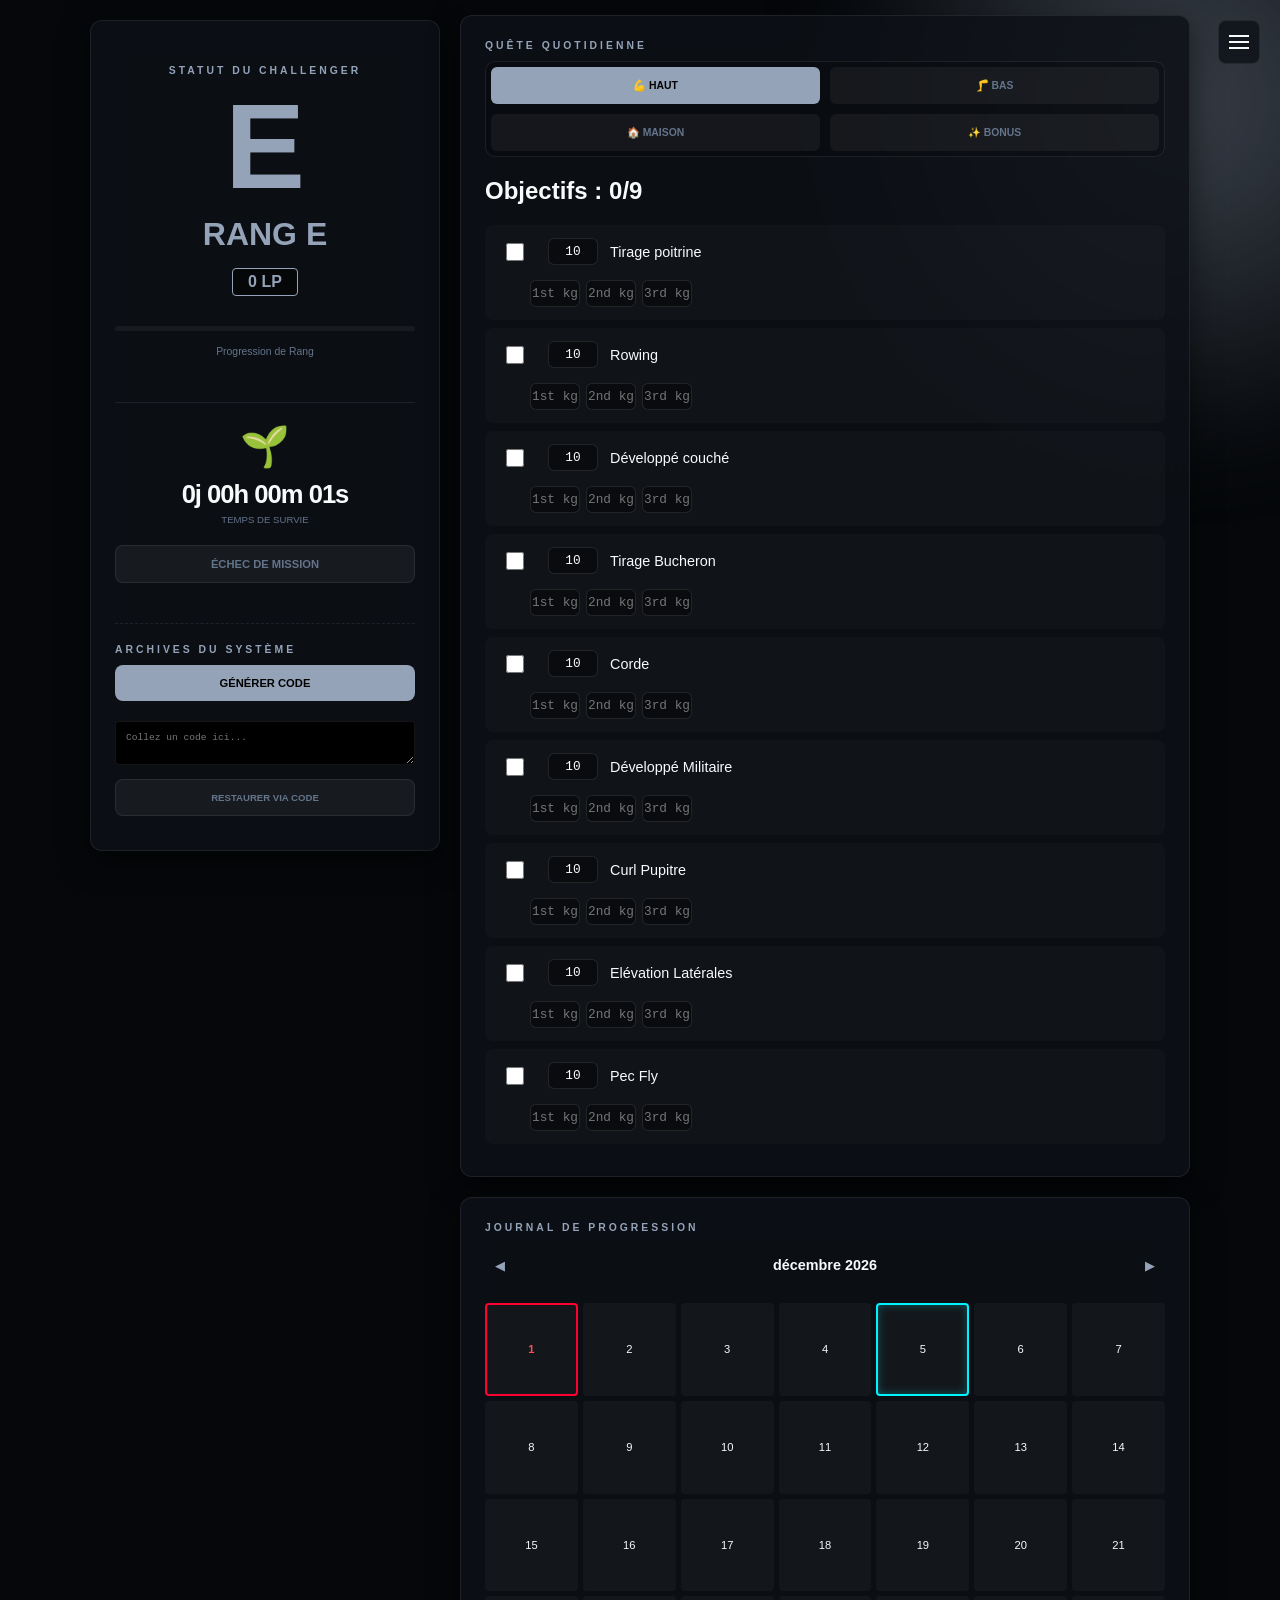
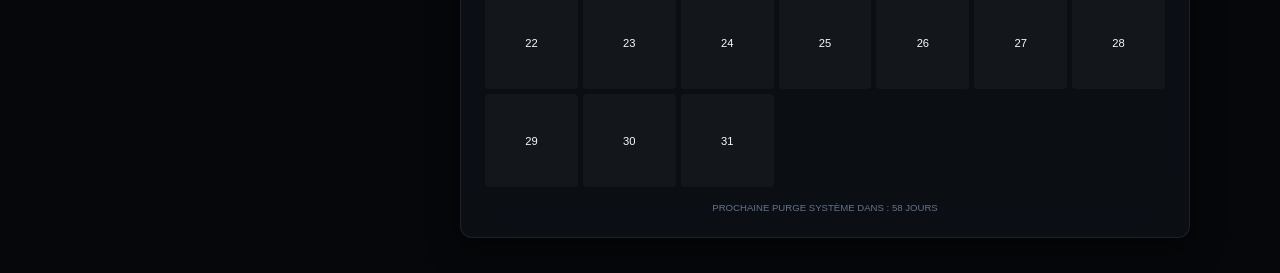
<file: index.html>
<!DOCTYPE html>
<html lang="fr">
<head>
    <meta charset="UTF-8">
    <meta name="viewport" content="width=device-width, initial-scale=1.0, maximum-scale=1.0, user-scalable=no, viewport-fit=cover">
    <meta name="mobile-web-app-capable" content="yes">
    <meta name="theme-color" content="#05070a">
    <meta name="apple-mobile-web-app-capable" content="yes">
    <meta name="apple-mobile-web-app-status-bar-style" content="black-translucent">
    <meta name="apple-mobile-web-app-title" content="Eveil">
    <link rel="manifest" href="manifest.json">

    <link rel="icon" type="image/svg+xml" href="./icon.svg">
    <link rel="apple-touch-icon" href="./icon.svg">

    <!-- Filet de sécurité pour les anciennes versions d'iOS (Optionnel mais propre) -->
    <link rel="apple-touch-icon" sizes="152x152" href="icon.svg">
    <link rel="apple-touch-icon" sizes="180x180" href="icon.svg">

    <title>S-SYSTEM</title>
    <link rel="stylesheet" href="style.css">
</head>
<body>

<div class="system-glow"></div>

<!-- LEVEL UP INTERFACE (Solo Leveling Style) -->
<div id="level-up-modal">
    <div class="level-up-card">
        <div id="lu-header-title" class="lu-title">AVANCEMENT DU SYSTÈME</div>
        <div id="lu-main-label" style="color:white; font-size: 1.2rem; font-weight: bold; margin-top: 10px;">LEVEL UP</div>
        <div id="lu-rank-icon" class="lu-rank">D</div>
        <div id="lu-rank-name" style="color: var(--system-blue); font-weight: 900; text-transform: uppercase; letter-spacing: 2px;">RANG D</div>
        
        <div class="lu-stats">
            <div class="lu-stat-item">
                <span id="lu-stat-label-1">ABSTINENCE</span>
                <span id="stat-abstinence" class="lu-stat-val">0j 0h 0m 0s</span>
            </div>
            <div class="lu-stat-item">
                <span id="lu-stat-label-2">RANG PRÉCÉDENT</span>
                <span id="stat-prev-rank" class="lu-stat-val">0j 0h 0m 0s</span>
            </div>
            <div class="lu-stat-item">
                <span id="lu-stat-label-3">EXERCICES COMPLÉTÉS</span>
                <span id="stat-total-exos" class="lu-stat-val">0</span>
            </div>
        </div>

        <button id="lu-close-btn" class="btn btn-system" style="margin-top: 20px; background: var(--system-blue);" onclick="closeLevelUp()">CONTINUER</button>
    </div>
</div>

<!-- BURGER MENU -->
<div class="burger-menu" onclick="toggleAbout()">
    <div style="width: 20px; height: 2px; background: var(--text); margin: 4px 0;"></div>
    <div style="width: 20px; height: 2px; background: var(--text); margin: 4px 0;"></div>
    <div style="width: 20px; height: 2px; background: var(--text); margin: 4px 0;"></div>
</div>

<div class="overlay" id="overlay" onclick="toggleAbout()"></div>

<div class="about-panel" id="about-panel">
    <div class="about-header">
        <div class="system-title">Informations Système</div>
        <h2 style="margin: 5px 0;">S-SYSTEM v3.1</h2>
    </div>
    <!-- <div class="about-content">
        <h4>Concept</h4>
        <p>Inspiré du "Solo Leveling", ce système transforme ta discipline physique et mentale en un RPG de survie réel. Tu ne t'entraînes pas seulement, tu montes en niveau.</p>
        
        <h4>Le Système de Rangs</h4>
        <p>Ta progression est mesurée en LP (Level Points). Chaque exercice validé te rapproche du rang supérieur. Attention : le système est impitoyable.</p>
        
        <h4>Pénalités de Purge</h4>
        <p>Le 1er jour de chaque mois pair, une purge système est lancée. Si tu as été inactif, tu subiras une dégradation de <strong>-200 LP</strong>. La survie demande de la constance.</p>
        
        <h4>Échec de Mission</h4>
        <p>Céder à tes addictions ou briser ta discipline réinitialise ton compteur de temps de survie. Ton arbre d'évolution repassera à l'état de graine 🌱.</p>
        
        <button class="btn btn-system" style="margin-top: 30px;" onclick="toggleAbout()">Fermer</button>
    </div> -->
    <div class="about-content" style="display: flex; flex-direction: column; gap: 15px; margin-top: 20px;">
            <!-- Lien actif (Page actuelle) -->
            <a href="./index.html" style="color: var(--rank-color); text-decoration: none; font-weight: bold; border-left: 3px solid var(--rank-color); padding-left: 10px;">
                1. S-SYSTEM (Principal) ✔
            </a>
            <!-- Lien vers Eveil -->
            <a href="./eveilGestion/gestion.html" style="color: #fff; text-decoration: none; padding-left: 13px;">
                2. ÉVEIL BUDGET
            </a>
            <!-- Lien vers À Propos -->
            <a href="./a_propos/a_propos.html" style="color: #fff; text-decoration: none; padding-left: 13px;">
                3. À PROPOS / INFOS
            </a>
        </div>
        <button class="btn btn-system" style="margin-top: 40px; width: 100%;" onclick="toggleMenu()">Fermer</button>
</div>

<div class="container">
    <div class="sidebar">
        <div class="card">
            <div class="rank-display-box">
                <div class="system-title">Statut du Challenger</div>
                <span id="rank-medal">E</span>
                <div id="rank-name">RANG E</div>
                <div class="lp-display"><span id="lp-val">0</span> LP</div>
                <div class="progress-container"><div id="progress-bar"></div></div>
                <div id="next-rank-label" style="font-size: 0.65rem; color: var(--text-dim);">Progression de Rang</div>
            </div>

            <div style="margin-top: 25px; border-top: 1px solid var(--border); padding-top: 20px; text-align: center;">
                <div id="tree-icon" style="font-size: 2.5rem; margin-bottom: 10px;">🌱</div>
                <div id="timer">00:00:00</div>
                <div style="font-size: 0.6rem; color: var(--text-dim); margin-top: 5px; text-transform: uppercase;">Temps de Survie</div>
            </div>

            <button class="btn btn-danger" style="margin-top:20px" onclick="resetAddiction()">ÉCHEC DE MISSION</button>
            
            <div style="margin-top: 30px; border-top: 1px dashed var(--border); padding-top: 20px;">
                <div class="system-title">Archives du Système</div>
                <button class="btn btn-system" onclick="exportData()">Générer Code</button>
                <!-- <button class="btn btn-system" onclick="downloadBackup()" style="background: #1e293b; color: #fff; border: 1px solid var(--border);">Télécharger Fichier</button> -->
                <textarea id="backup-io" class="backup-input" placeholder="Collez un code ici..."></textarea>
                <button class="btn btn-danger" style="font-size:0.6rem" onclick="importData()">Restaurer via Code</button>
                <!-- <label for="file-input" class="btn btn-danger" style="display: block; text-align: center; line-height: 1.5; font-size:0.6rem">Restaurer via Fichier</label>
                <input type="file" id="file-input" style="display:none" accept=".json" onchange="importFile(event)"> -->
            </div>
        </div>
    </div>

    <div class="main-content">
        <div class="card">
            <div class="system-title">Quête Quotidienne</div>
            
            <div class="mode-selector">
                <button id="mode-haut" class="mode-btn" onclick="setMode('haut')">💪 HAUT</button>
                <button id="mode-bas" class="mode-btn" onclick="setMode('bas')">🦵 BAS</button>
                <button id="mode-maison" class="mode-btn" onclick="setMode('maison')">🏠 MAISON</button>
                <button id="mode-bonus" class="mode-btn" onclick="setMode('bonus')">✨ BONUS</button>
            </div>

            <h2 style="margin: 0 0 20px 0;">Objectifs : <span id="exo-count">0/10</span></h2>
            <div id="exo-list"></div>
        </div>

        <div class="card" id="calendar-card">
            <div id="warning-text" style="display:none; color:var(--system-warning); font-weight:900; font-size:0.7rem; text-align:center; margin-bottom:10px; letter-spacing:1px;">⚠️ ALERTE : DÉGRADATION DE RANG IMMINENTE (-200 LP) ⚠️</div>
            <div class="system-title">Journal de Progression</div>
            <div style="display:flex; justify-content: space-between; margin-bottom:15px">
                <button onclick="changeMonth(-1)" style="background:none; border:none; color:var(--rank-color); cursor:pointer; padding: 10px;">◀</button>
                <h3 id="month-label" style="font-size:0.9rem">Mois</h3>
                <button onclick="changeMonth(1)" style="background:none; border:none; color:var(--rank-color); cursor:pointer; padding: 10px;">▶</button>
            </div>
            <div class="cal-grid" id="calendar"></div>
            <div id="next-reset-label" style="font-size:0.6rem; color:var(--text-dim); text-align:center; margin-top:15px; text-transform:uppercase;"></div>
        </div>
    </div>
</div>

 <script src="index.js"></script>
</body>
</html>
</file>
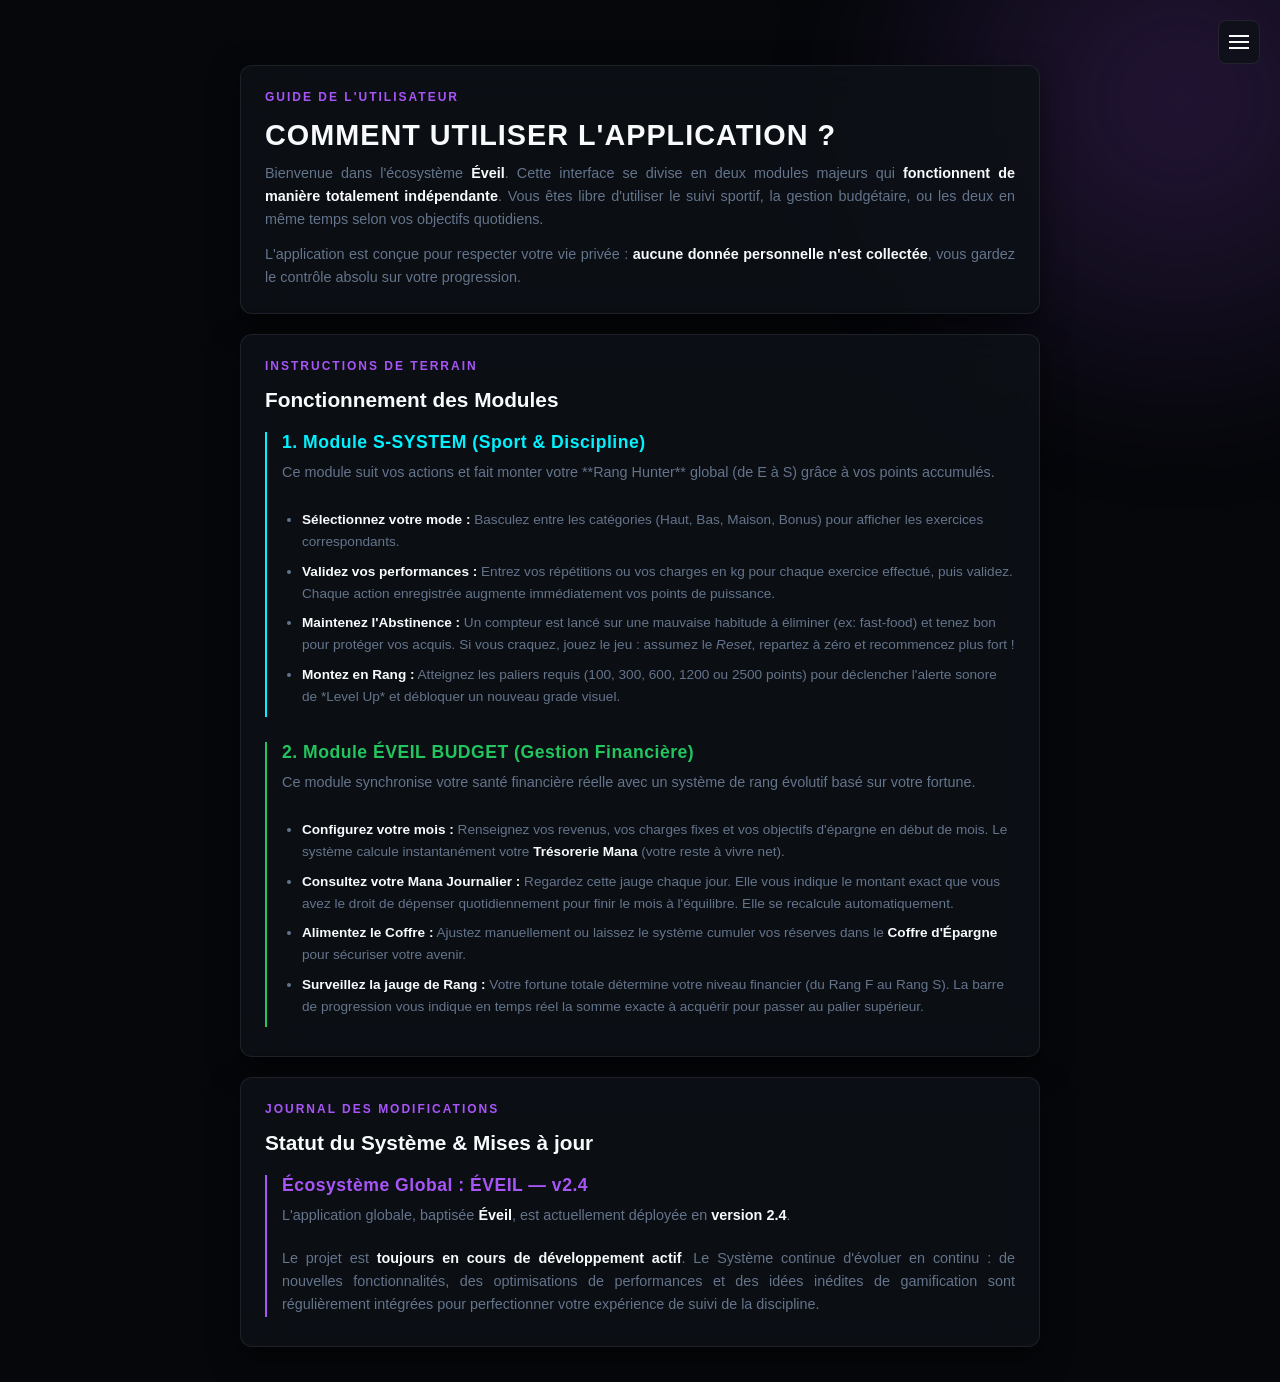
<file: a_propos/a_propos.html>
<!DOCTYPE html>
<html lang="fr">
<head>
    <meta charset="UTF-8">
    <meta name="viewport" content="width=device-width, initial-scale=1.0, maximum-scale=1.0, user-scalable=no, viewport-fit=cover">
    <title>À Propos - S-SYSTEM</title>
    
    <style>
        :root {
            --bg: #05070a;
            --card: #0d1117;
            --text: #f8fafc;
            --text-dim: #64748b;
            --border: rgba(255, 255, 255, 0.08);
            --system-blue: #00f2ff;
            --eveil-green: #22c55e;
            --accent-color: #a855f7;
        }

        * { box-sizing: border-box; -webkit-tap-highlight-color: transparent; }

        body {
            font-family: 'Inter', sans-serif;
            background-color: var(--bg);
            color: var(--text);
            margin: 0;
            padding: 15px;
            display: flex;
            justify-content: center;
            overflow-x: hidden;
        }

        /* --- ANIMATIONS --- */
        @keyframes slideUp {
            from { opacity: 0; transform: translateY(20px); }
            to { opacity: 1; transform: translateY(0); }
        }

        @keyframes fadeIn {
            from { opacity: 0; }
            to { opacity: 1; }
        }

        .container { 
            width: 100%; 
            max-width: 800px; 
            display: flex; 
            flex-direction: column; 
            gap: 20px; 
            z-index: 1; 
            animation: fadeIn 0.8s ease-out;
            margin-top: 50px;
        }

        .main-content { 
            animation: slideUp 0.8s ease-out; 
            display: flex;
            flex-direction: column;
            width: 100%;
        }

        /* --- BURGER BUTTON --- */
        .burger-menu {
            position: fixed;
            top: 20px;
            right: 20px;
            z-index: 100;
            cursor: pointer;
            background: rgba(13, 17, 23, 0.8);
            padding: 10px;
            border-radius: 8px;
            border: 1px solid var(--border);
            transition: 0.3s;
        }
        .burger-menu:hover { border-color: var(--accent-color); }

        /* --- SLIDE PANEL --- */
        .about-panel {
            position: fixed;
            top: 0;
            right: -100%;
            width: 100%;
            max-width: 400px;
            height: 100%;
            background: var(--card);
            z-index: 101;
            padding: 40px 25px;
            box-shadow: -10px 0 30px rgba(0,0,0,0.8);
            transition: 0.5s cubic-bezier(0.16, 1, 0.3, 1);
            overflow-y: auto;
            border-left: 1px solid var(--accent-color);
        }

        .about-panel.active { right: 0; }

        /* --- OVERLAY --- */
        .overlay {
            position: fixed;
            top: 0;
            left: 0;
            width: 100%;
            height: 100%;
            background: rgba(0,0,0,0.7);
            display: none;
            z-index: 100;
            backdrop-filter: blur(4px);
        }
        .overlay.active { display: block; }

        /* --- CONTENU DU MENU --- */
        .about-header { border-bottom: 1px solid var(--border); padding-bottom: 15px; margin-bottom: 20px; }
        .system-title { font-size: 0.65rem; letter-spacing: 3px; color: var(--accent-color); text-transform: uppercase; margin-bottom: 10px; font-weight: 800; }
        .about-content { display: flex; flex-direction: column; gap: 15px; margin-top: 20px; }
        
        .menu-link {
            text-decoration: none;
            padding-left: 13px;
            font-weight: 500;
            transition: 0.2s;
        }

        /* --- DESIGN DES CARTES --- */
        .card {
            background: rgba(13, 17, 23, 0.85);
            border-radius: 12px;
            padding: 24px;
            border: 1px solid var(--border);
            margin-bottom: 20px;
            box-shadow: 0 10px 30px rgba(0,0,0,0.5);
            backdrop-filter: blur(20px);
            width: 100%;
            box-sizing: border-box;
        }

        .page-title {
            font-size: 1.8rem;
            font-weight: 900;
            text-transform: uppercase;
            letter-spacing: 1px;
            margin: 0 0 10px 0;
            color: var(--text);
        }

        .section-subtitle {
            color: var(--accent-color);
            text-transform: uppercase;
            font-size: 0.75rem;
            letter-spacing: 2px;
            font-weight: 800;
            margin-bottom: 15px;
        }

        .module-block {
            margin-bottom: 25px; 
            padding-left: 15px;
            display: flex;
            flex-direction: column;
            gap: 8px;
        }

        .module-block.s-sys { border-left: 2px solid var(--system-blue); }
        .module-block.eveil-bg { border-left: 2px solid var(--eveil-green); margin-bottom: 5px; }
        .module-block.dev-status { border-left: 2px solid var(--accent-color); margin-bottom: 5px; }

        .module-title {
            margin: 0; 
            font-size: 1.1rem; 
            font-weight: 800;
            letter-spacing: 0.5px;
        }

        p {
            font-size: 0.9rem;
            line-height: 1.6;
            color: var(--text-dim);
            margin: 0 0 12px 0;
            text-align: justify;
        }
        p:last-child { margin-bottom: 0; }

        strong {
            color: var(--text);
            font-weight: 600;
        }

        .features-list {
            margin: 5px 0 10px 0;
            padding-left: 20px;
            display: flex;
            flex-direction: column;
            gap: 8px;
        }

        .features-list li {
            font-size: 0.85rem;
            color: var(--text-dim);
            line-height: 1.6;
        }

        .btn-panel-close { 
            padding: 12px; 
            border-radius: 8px; 
            border: none; 
            cursor: pointer; 
            font-weight: 800; 
            text-transform: uppercase; 
            font-size: 0.7rem; 
            width: 100%; 
            transition: 0.3s; 
            margin-top: 40px;
            background: var(--accent-color); 
            color: #fff; 
        }
        .btn-panel-close:hover { opacity: 0.9; }

        /* --- GLOW EN ARRIÈRE PLAN --- */
        .system-glow {
            position: fixed;
            top: -250px;
            right: -250px;
            width: 700px;
            height: 700px;
            background: radial-gradient(circle, var(--accent-color) 0%, rgba(0,0,0,0) 75%);
            filter: blur(60px);
            border-radius: 50%;
            opacity: 0.2;
            z-index: -1;
            pointer-events: none;
            animation: pulseGlow 3s infinite alternate ease-in-out;
        }

        @keyframes pulseGlow {
            0% { transform: scale(1); opacity: 0.15; }
            100% { transform: scale(1.1); opacity: 0.25; }
        }
    </style>
</head>
<body>

<div class="system-glow"></div>

<!-- BURGER MENU -->
<div class="burger-menu" onclick="toggleAbout()">
    <div style="width: 20px; height: 2px; background: var(--text); margin: 4px 0;"></div>
    <div style="width: 20px; height: 2px; background: var(--text); margin: 4px 0;"></div>
    <div style="width: 20px; height: 2px; background: var(--text); margin: 4px 0;"></div>
</div>

<!-- OVERLAY CLIQUEUR -->
<div class="overlay" id="overlay" onclick="toggleAbout()"></div>

<!-- PANNEAU COULISSANT DROIT -->
<div class="about-panel" id="about-panel">
    <div class="about-header">
        <div class="system-title">Menu Général</div>
        <h2 style="margin: 5px 0;">S-SYSTEM Suite</h2>
    </div>
    
    <div class="about-content">
        <a href="../index.html" style="color: #fff;" class="menu-link">
            1. S-SYSTEM (Principal)
        </a>
        <a href="../eveilGestion/gestion.html" style="color: #fff;" class="menu-link">
            2. ÉVEIL BUDGET
        </a>
        <a href="apropos.html" style="color: var(--accent-color); font-weight: bold; border-left: 3px solid var(--accent-color); padding-left: 10px;" class="menu-link">
            3. À PROPOS / INFOS ✔
        </a>
    </div>
    
    <button class="btn-panel-close" onclick="toggleAbout()">Fermer</button>
</div>

<!-- CONTENU PRINCIPAL DE LA PAGE -->
<div class="container">
    <div class="main-content">
        
        <!-- CARTE 1 : INTRODUCTION -->
        <div class="card">
            <div class="section-subtitle">Guide de l'utilisateur</div>
            <h1 class="page-title">Comment utiliser l'application ?</h1>
            <p>Bienvenue dans l'écosystème <strong>Éveil</strong>. Cette interface se divise en deux modules majeurs qui <strong>fonctionnent de manière totalement indépendante</strong>. Vous êtes libre d'utiliser le suivi sportif, la gestion budgétaire, ou les deux en même temps selon vos objectifs quotidiens.</p>
            <p>L'application est conçue pour respecter votre vie privée : <strong>aucune donnée personnelle n'est collectée</strong>, vous gardez le contrôle absolu sur votre progression.</p>
        </div>

        <!-- CARTE 2 : MODE D'EMPLOI DES MODULES -->
        <div class="card">
            <div class="section-subtitle">Instructions de terrain</div>
            <h2 style="margin: 0 0 20px 0; font-weight: 800; font-size: 1.3rem;">Fonctionnement des Modules</h2>
            
            <!-- MODE D'EMPLOI S-SYSTEM -->
            <div class="module-block s-sys">
                <h3 class="module-title" style="color: var(--system-blue);">1. Module S-SYSTEM (Sport & Discipline)</h3>
                <p>Ce module suit vos actions et fait monter votre **Rang Hunter** global (de E à S) grâce à vos points accumulés.</p>
                <ul class="features-list">
                    <li><strong>Sélectionnez votre mode :</strong> Basculez entre les catégories (Haut, Bas, Maison, Bonus) pour afficher les exercices correspondants.</li>
                    <li><strong>Validez vos performances :</strong> Entrez vos répétitions ou vos charges en kg pour chaque exercice effectué, puis validez. Chaque action enregistrée augmente immédiatement vos points de puissance.</li>
                    <li><strong>Maintenez l'Abstinence :</strong> Un compteur est lancé sur une mauvaise habitude à éliminer (ex: fast-food) et tenez bon pour protéger vos acquis. Si vous craquez, jouez le jeu : assumez le <em>Reset</em>, repartez à zéro et recommencez plus fort !</li>
                    <li><strong>Montez en Rang :</strong> Atteignez les paliers requis (100, 300, 600, 1200 ou 2500 points) pour déclencher l'alerte sonore de *Level Up* et débloquer un nouveau grade visuel.</li>
                </ul>
            </div>

            <!-- MODE D'EMPLOI ÉVEIL BUDGET -->
            <div class="module-block eveil-bg">
                <h3 class="module-title" style="color: var(--eveil-green);">2. Module ÉVEIL BUDGET (Gestion Financière)</h3>
                <p>Ce module synchronise votre santé financière réelle avec un système de rang évolutif basé sur votre fortune.</p>
                <ul class="features-list">
                    <li><strong>Configurez votre mois :</strong> Renseignez vos revenus, vos charges fixes et vos objectifs d'épargne en début de mois. Le système calcule instantanément votre <strong>Trésorerie Mana</strong> (votre reste à vivre net).</li>
                    <li><strong>Consultez votre Mana Journalier :</strong> Regardez cette jauge chaque jour. Elle vous indique le montant exact que vous avez le droit de dépenser quotidiennement pour finir le mois à l'équilibre. Elle se recalcule automatiquement.</li>
                    <li><strong>Alimentez le Coffre :</strong> Ajustez manuellement ou laissez le système cumuler vos réserves dans le <strong>Coffre d'Épargne</strong> pour sécuriser votre avenir.</li>
                    <li><strong>Surveillez la jauge de Rang :</strong> Votre fortune totale détermine votre niveau financier (du Rang F au Rang S). La barre de progression vous indique en temps réel la somme exacte à acquérir pour passer au palier supérieur.</li>
                </ul>
            </div>
        </div>

        <!-- CARTE 3 : STATUT DU SYSTÈME & VERSION (NOUVELLE CASE) -->
        <div class="card">
            <div class="section-subtitle">Journal des modifications</div>
            <h2 style="margin: 0 0 20px 0; font-weight: 800; font-size: 1.3rem;">Statut du Système & Mises à jour</h2>
            
            <div class="module-block dev-status">
                <h3 class="module-title" style="color: var(--accent-color);">Écosystème Global : ÉVEIL — v2.4</h3>
                <p>L'application globale, baptisée <strong>Éveil</strong>, est actuellement déployée en <strong>version 2.4</strong>.</p>
                <p>Le projet est <strong>toujours en cours de développement actif</strong>. Le Système continue d'évoluer en continu : de nouvelles fonctionnalités, des optimisations de performances et des idées inédites de gamification sont régulièrement intégrées pour perfectionner votre expérience de suivi de la discipline.</p>
            </div>
        </div>

    </div>
</div>

<!-- SCRIPT DE NAVIGATION -->
<script>
    function toggleAbout() {
        const panel = document.getElementById('about-panel');
        const overlay = document.getElementById('overlay');
        
        if (panel && overlay) {
            panel.classList.toggle('active');
            overlay.classList.toggle('active');
        }
    }

    function toggleMenu() {
        toggleAbout();
    }
</script>

</body>
</html>
</file>
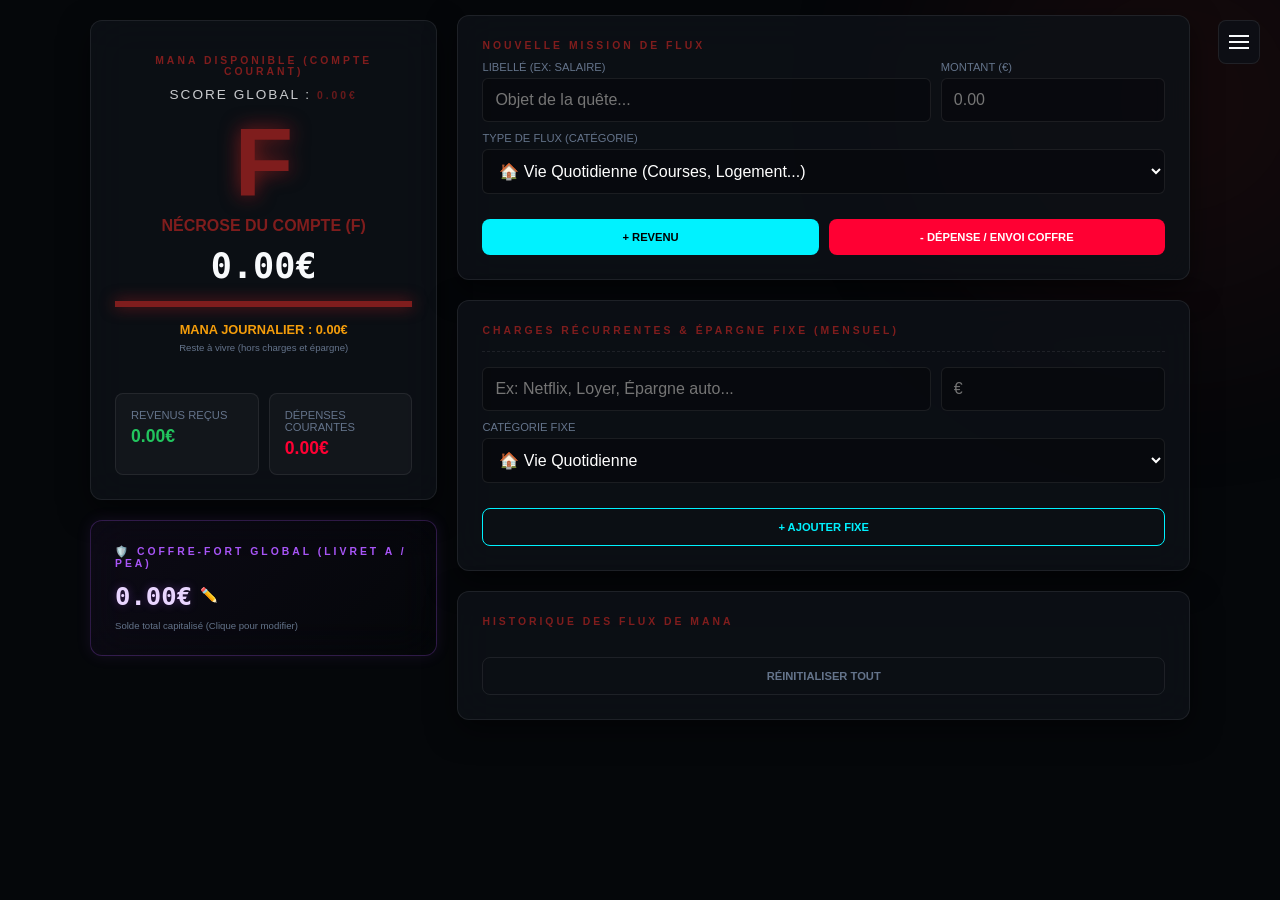
<file: eveilGestion/gestion.html>
<!DOCTYPE html>
<html lang="fr">
<head>
    <meta charset="UTF-8">
    <meta name="viewport" content="width=device-width, initial-scale=1.0, maximum-scale=1.0, user-scalable=no, viewport-fit=cover">
    <meta name="mobile-web-app-capable" content="yes">
    <meta name="theme-color" content="#05070a">
    <meta name="apple-mobile-web-app-capable" content="yes">
    <meta name="apple-mobile-web-app-status-bar-style" content="black-translucent">
    <meta name="apple-mobile-web-app-title" content="Eveil">

    <title>S-SYSTEM</title>
    <link rel="stylesheet" href="gestion.css">
</head>
<body>

    <div class="system-glow"></div>

<!-- BURGER MENU -->
<div class="burger-menu" onclick="toggleAbout()">
    <div style="width: 20px; height: 2px; background: var(--text); margin: 4px 0;"></div>
    <div style="width: 20px; height: 2px; background: var(--text); margin: 4px 0;"></div>
    <div style="width: 20px; height: 2px; background: var(--text); margin: 4px 0;"></div>
</div>

<!-- EFFET D'ARRIÈRE PLAN FLOU CLIQUEUR -->
<div class="overlay" id="overlay" onclick="toggleAbout()"></div>

<!-- PANNEAU COULISSANT DROIT -->
<div class="about-panel" id="about-panel">
    <div class="about-header">
        <div class="system-title">Navigation Application</div>
        <h2 style="margin: 5px 0;">ÉVEIL BUDGET v1.2</h2>
    </div>
    
    <div class="about-content">
        <!-- Lien vers S-System -->
        <a href="../index.html" style="color: #fff;" class="menu-link">
            1. S-SYSTEM (Principal)
        </a>
        <!-- Lien actif (Page Éveil actuelle) -->
        <a href="gestion.html" style="color: var(--rank-color); font-weight: bold; border-left: 3px solid var(--rank-color); padding-left: 10px;" class="menu-link">
            2. ÉVEIL BUDGET ✔
        </a>
        <!-- Lien vers À Propos -->
        <a href="../a_propos/a_propos.html" style="color: #fff;" class="menu-link">
            3. À PROPOS / INFOS
        </a>
    </div>
    
    <!-- Bouton de fermeture dynamique lié à la classe css corrigée -->
    <button class="btn-system" onclick="toggleAbout()">Fermer</button>
</div>

    <div class="container">
        <div class="sidebar">
            <!-- RANGS ET SOLDE COURANT -->
            <div class="card">
                <div class="rank-box">
                    <div class="system-title">Mana Disponible (Compte Courant)</div>
                    <div id="global-score-container" style="font-size: 0.85rem; letter-spacing: 2px; margin-bottom: 5px; opacity: 0.8;">
                        SCORE GLOBAL : <span id="global-score" class="system-title" style="font-weight: bold;">0.00€</span>
                    </div>
                    <span id="rank-medal">E</span>
                    <div id="rank-name" style="font-weight: 900; color: var(--rank-color);">NOMADE DU BUDGET</div>
                    
                    <div class="balance-display"><span id="total-balance">0.00</span>€</div>
                    
                    <div class="progress-container"><div id="progress-bar"></div></div>
                    <div id="daily-allowance" style="font-size: 0.8rem; color: var(--system-gold); font-weight: 700;">
                        MANA JOURNALIER : 0.00€
                    </div>
                    <p style="font-size: 0.6rem; color: var(--text-dim); margin-top: 5px;">Reste à vivre (hors charges et épargne)</p>
                </div>

                <div class="stats-grid">
                    <div class="stat-card">
                        <label>Revenus reçus</label>
                        <span id="stat-inc" class="stat-val positive">0€</span>
                    </div>
                    <div class="stat-card">
                        <label>Dépenses courantes</label>
                        <span id="stat-exp" class="stat-val negative">0€</span>
                    </div>
                </div>
            </div>

            <!-- CASE : COFFRE-FORT D'ÉPARGNE GLOBAL (INLINE EDIT) -->
            <div class="card vault-card">
                <div class="vault-title">🛡️ COFFRE-FORT GLOBAL (Livret A / PEA)</div>
                <div class="vault-display-container" id="vault-wrapper">
                    <!-- Généré dynamiquement en JS (Texte ou Input) -->
                </div>
                <p style="font-size: 0.6rem; color: var(--text-dim); margin-top: 5px; margin-bottom: 0;">Solde total capitalisé (Clique pour modifier)</p>
            </div>
        </div>

        <div class="main-content">
            <!-- AJOUTER TRANSACTION -->
            <div class="card">
                <div class="system-title" id="flux-title">Nouvelle Mission de Flux</div>
                <div style="display: grid; grid-template-columns: 2fr 1fr; gap: 10px; margin-bottom: 10px;">
                    <div class="input-group" style="margin: 0;">
                        <label>Libellé (ex: Salaire)</label>
                        <input type="text" id="desc" placeholder="Objet de la quête..." maxlength="12">
                    </div>
                    <div class="input-group" style="margin: 0;">
                        <label>Montant (€)</label>
                        <input type="number" id="amount" placeholder="0.00">
                    </div>
                </div>
                
                <div class="input-group">
                    <label>Type de Flux (Catégorie)</label>
                    <select id="category">
                        <option value="vie">🏠 Vie Quotidienne (Courses, Logement...)</option>
                        <option value="food">🍖 Potions & Rations (Restos, Uber...)</option>
                        <option value="stuff">⚔️ Équipement & Loisirs (Sorties, Jeux...)</option>
                        <option value="epargne">💎 Cristaux & Épargne (Envoi vers Livret A/PEA...)</option>
                        <option value="imprevu">⚠️ Anomalie / Imprévu (Urgence, Réparation...)</option>
                        <option value="mana">🌀 Source de Mana (Revenu / Salaire)</option>
                    </select>
                </div>

                <div style="display: flex; gap: 10px;" id="flux-buttons-container">
                    <button id="btn-flux-income" class="btn btn-primary" onclick="processFlux('income')">+ REVENU</button>
                    <button id="btn-flux-expense" class="btn" style="background: var(--system-red); color: white;" onclick="processFlux('expense')">- DÉPENSE / ENVOI COFFRE</button>
                </div>
                <button id="btn-flux-cancel" class="btn btn-ghost" style="display: none; margin-top: 10px;" onclick="cancelFluxEdit()">Annuler la modification</button>
            </div>

            <!-- DEPENSES RÉCURRENTES -->
            <div class="card">
                <div class="system-title">Charges Récurrentes & Épargne Fixe (Mensuel)</div>
                <div id="recurring-list"></div>
                <div style="margin-top: 15px; border-top: 1px dashed var(--border); padding-top: 15px;">
                    <div style="display: grid; grid-template-columns: 2fr 1fr; gap: 10px; margin-bottom: 10px;">
                        <input type="text" id="recur-desc" placeholder="Ex: Netflix, Loyer, Épargne auto..." maxlength="12">
                        <input type="number" id="recur-amount" placeholder="€">
                    </div>
                    <div class="input-group">
                        <label>Catégorie Fixe</label>
                        <select id="recur-category">
                            <option value="vie">🏠 Vie Quotidienne</option>
                            <option value="food">🍖 Potions & Rations</option>
                            <option value="stuff">⚔️ Équipement & Loisirs</option>
                            <option value="epargne">💎 Cristaux & Épargne</option>
                        </select>
                    </div>
                    <button id="btn-recur-action" class="btn btn-ghost" onclick="addRecurring()" style="color: var(--system-blue); border-color: var(--system-blue);">+ AJOUTER FIXE</button>
                </div>
            </div>

            <!-- LISTE DES FLUX -->
            <div class="card">
                <div class="system-title">Historique des Flux de Mana</div>
                <div id="transaction-list"></div>
                <button class="btn btn-ghost" style="margin-top: 20px;" onclick="resetSystem()">RÉINITIALISER TOUT</button>
            </div>
        </div>
    </div>

 <script src="gestion.js"></script>
</body>
</html>
</file>
<file: style.css>
:root {
            --bg: #05070a;
            --card: #0d1117;
            --text: #f8fafc;
            --text-dim: #64748b;
            --border: rgba(255, 255, 255, 0.08);
            --rank-color: #94a3b8; 
            --today-border: #00f2ff;
            --system-warning: #ff0033;
            --penalty-color: #7f0000;
            --system-blue: #00f2ff;
        }

        * { box-sizing: border-box; -webkit-tap-highlight-color: transparent; }

        body {
            font-family: 'Inter', sans-serif;
            background-color: var(--bg);
            color: var(--text);
            margin: 0;
            padding: 15px;
            display: flex;
            justify-content: center;
            overflow-x: hidden;
        }

        /* --- ANIMATIONS --- */
        @keyframes slideUp {
            from { opacity: 0; transform: translateY(20px); }
            to { opacity: 1; transform: translateY(0); }
        }

        @keyframes fadeIn {
            from { opacity: 0; }
            to { opacity: 1; }
        }

        @keyframes levelUpPopup {
            0% { transform: scale(0.8) translateY(100px); opacity: 0; }
            100% { transform: scale(1) translateY(0); opacity: 1; }
        }

        .container { 
            width: 100%; 
            max-width: 1100px; 
            display: flex; 
            flex-direction: column; 
            gap: 20px; 
            z-index: 1; 
            animation: fadeIn 0.8s ease-out;
        }

        .sidebar { animation: slideUp 0.6s ease-out; }
        .main-content { animation: slideUp 0.8s ease-out; }

        /* --- LEVEL UP OVERLAY --- */
        #level-up-modal {
            display: none;
            position: fixed !important;
            top: 0 !important;
            left: 0 !important;
            width: 100% !important;
            height: 100% !important;
            background: rgba(9, 13, 22, 0.95) !important; /* Fond opaque pour bien isoler la modale */
            z-index: 9999999 !important;
            box-sizing: border-box !important;
            margin: 0 !important;
            padding: 0 !important;
        }

        .level-up-card {
            position: absolute !important;
            top: 50% !important;
            left: 50% !important;
            transform: translate(-50%, -50%) !important; /* Centre parfaitement la carte horizontalement et verticalement */
            width: 90% !important;
            max-width: 380px !important;
            max-height: 85vh !important; /* Évite que la carte ne sorte de l'écran sur les petits téléphones */
            overflow-y: auto !important; /* Permet de scroller à l'intérieur de la carte si besoin */
            background: #111827 !important;
            border: 2px solid var(--system-blue);
            border-radius: 12px;
            padding: 20px;
            box-sizing: border-box;
            display: flex;
            flex-direction: column;
            align-items: center;
            text-align: center;
        }

        .lu-title { color: var(--system-blue); font-size: 0.8rem; letter-spacing: 5px; font-weight: 900; margin-bottom: 5px; }
        .lu-rank { font-size: 5rem; font-weight: 900; margin: 10px 0; text-shadow: 0 0 20px var(--system-blue); }
        .lu-stats { margin-top: 25px; text-align: left; border-top: 1px solid rgba(0, 242, 255, 0.2); padding-top: 20px; }
        .lu-stat-item { display: flex; justify-content: space-between; margin-bottom: 12px; font-size: 0.75rem; color: var(--text-dim); }
        .lu-stat-val { color: var(--system-blue); font-weight: bold; font-family: monospace; }

        /* --- REST OF CSS --- */
        .burger-menu {
            position: fixed;
            top: 20px;
            right: 20px;
            z-index: 100;
            cursor: pointer;
            background: rgba(13, 17, 23, 0.8);
            padding: 10px;
            border-radius: 8px;
            border: 1px solid var(--border);
            transition: 0.3s;
        }

        .burger-menu:hover { border-color: var(--rank-color); }

        .about-panel {
            position: fixed;
            top: 0;
            right: -100%;
            width: 100%;
            max-width: 400px;
            height: 100%;
            background: var(--card);
            z-index: 101;
            padding: 40px 25px;
            box-shadow: -10px 0 30px rgba(0,0,0,0.8);
            transition: 0.5s cubic-bezier(0.16, 1, 0.3, 1);
            overflow-y: auto;
            border-left: 1px solid var(--rank-color);
        }

        .about-panel.active { right: 0; }

        .overlay {
            position: fixed;
            top: 0;
            left: 0;
            width: 100%;
            height: 100%;
            background: rgba(0,0,0,0.7);
            display: none;
            z-index: 100;
            backdrop-filter: blur(4px);
        }

        .overlay.active { display: block; }

        .about-header { border-bottom: 1px solid var(--border); padding-bottom: 15px; margin-bottom: 20px; }
        .about-content h4 { color: var(--rank-color); text-transform: uppercase; margin: 20px 0 10px 0; font-size: 0.8rem; }
        .about-content p { font-size: 0.85rem; line-height: 1.6; color: var(--text-dim); }

        .system-glow {
            position: fixed;
            top: -250px;
            right: -250px;
            width: 700px;
            height: 700px;
            background: radial-gradient(circle, var(--rank-color) 0%, rgba(0,0,0,0) 75%);
            filter: blur(60px);
            border-radius: 50%;
            opacity: 0.4;
            z-index: -1;
            pointer-events: none;
            animation: pulseGlow 3s infinite alternate ease-in-out, rotateGlow 10s infinite linear;
            transition: background 0.5s ease;
        }

        @keyframes pulseGlow {
            0% { transform: scale(1); opacity: 0.3; }
            100% { transform: scale(1.15); opacity: 0.5; }
        }

        @keyframes rotateGlow {
            from { transform: rotate(0deg); }
            to { transform: rotate(360deg); }
        }
        
        @media (min-width: 850px) {
            .container { flex-direction: row; align-items: flex-start; }
            .sidebar { width: 350px; position: sticky; top: 20px; }
            .main-content { flex-grow: 1; }
        }

        .card {
            background: rgba(13, 17, 23, 0.85);
            border-radius: 12px;
            padding: 24px;
            border: 1px solid var(--border);
            margin-bottom: 20px;
            box-shadow: 0 10px 30px rgba(0,0,0,0.5);
            backdrop-filter: blur(20px);
            transition: 0.4s cubic-bezier(0.165, 0.84, 0.44, 1);
        }

        .mode-selector {
            display: flex;
            flex-wrap: wrap;
            gap: 10px;
            margin-bottom: 20px;
            background: rgba(0, 0, 0, 0.2);
            padding: 5px;
            border-radius: 10px;
            border: 1px solid var(--border);
        }

        .mode-btn {
            flex: 1 1 calc(50% - 10px);
            padding: 12px 5px;
            border: none;
            border-radius: 6px;
            background: rgba(255, 255, 255, 0.05);
            color: #64748b;
            font-weight: 800;
            font-size: 0.65rem;
            text-transform: uppercase;
            cursor: pointer;
            transition: 0.3s;
            -webkit-appearance: none;
        }

        .mode-btn.active {
            background-color: var(--rank-color, #94a3b8) !important;
            color: #000 !important;
        }

        .rank-display-box { text-align: center; padding: 20px 0; }
        .system-title { font-size: 0.65rem; letter-spacing: 3px; color: var(--rank-color); text-transform: uppercase; margin-bottom: 10px; font-weight: 800; }
        #rank-medal { font-size: 7.5rem; font-weight: 900; color: var(--rank-color); font-style: normal; line-height: 1; display: block; margin-bottom: 10px; }
        #rank-name { font-weight: 900; font-size: 2rem; color: var(--rank-color); text-transform: uppercase; }
        .lp-display { display: inline-block; font-size: 1rem; font-weight: 700; color: var(--rank-color); border: 1px solid var(--rank-color); padding: 4px 15px; border-radius: 4px; margin: 15px 0; background: rgba(0,0,0,0.5); }
        .progress-container { background: rgba(255, 255, 255, 0.05); height: 5px; margin: 15px 0; border-radius: 10px; overflow: hidden; }
        #progress-bar { background: var(--rank-color); height: 100%; width: 0%; box-shadow: 0 0 15px var(--rank-color); transition: width 1s ease; }

        .exo-item { background: rgba(255, 255, 255, 0.02); padding: 15px; border-radius: 8px; margin-bottom: 8px; display: flex; align-items: center; border: 1px solid transparent; cursor: pointer; transition: 0.2s; }
        .exo-item:hover { background: rgba(255, 255, 255, 0.05); }
        .exo-item.checked { border: 1px solid var(--rank-color); background: rgba(255, 255, 255, 0.05); opacity: 0.6; }
        input[type="checkbox"] { accent-color: var(--rank-color); width: 18px; height: 18px; margin-right: 12px; }

        .cal-grid { display: grid; grid-template-columns: repeat(7, 1fr); gap: 5px; }
        .day { aspect-ratio: 1; background: rgba(255, 255, 255, 0.03); border-radius: 4px; font-size: 0.7rem; display: flex; align-items: center; justify-content: center; position: relative; border: 2px solid transparent; }
        .day.today { border-color: var(--today-border) !important; box-shadow: inset 0 0 8px rgba(0, 242, 255, 0.3); }

        .btn { padding: 12px; border-radius: 8px; border: none; cursor: pointer; font-weight: 800; text-transform: uppercase; font-size: 0.7rem; width: 100%; transition: 0.3s; margin-bottom: 10px; }
        .btn-danger { background: rgba(255, 255, 255, 0.05); color: var(--text-dim); border: 1px solid var(--border); }
        .btn-system { background: var(--rank-color); color: #000; }
        
        #timer { font-size: 1.6rem; font-weight: 900; letter-spacing: -1px; }
        .backup-input { width: 100%; background: #000; border: 1px solid var(--border); color: #00ff9d; font-family: monospace; padding: 10px; font-size: 0.6rem; border-radius: 4px; margin: 10px 0; min-height: 40px; }

       /* --- DESIGN DES EXERCICES EN 2 LIGNES --- */
        .exo-item { 
            background: rgba(255, 255, 255, 0.02); 
            padding: 12px 16px; 
            border-radius: 8px; 
            margin-bottom: 8px; 
            display: flex; 
            flex-wrap: wrap; /* Permet le passage à la ligne des éléments */
            align-items: center; 
            justify-content: space-between; 
            border: 1px solid transparent; 
            cursor: pointer; 
            transition: 0.2s;
            gap: 10px 0; /* Écart de 10px en hauteur quand ça passe sur 2 lignes */
        }
        .exo-item:hover { background: rgba(255, 255, 255, 0.05); }
        .exo-item.checked { border: 1px solid var(--rank-color); background: rgba(255, 255, 255, 0.05); opacity: 0.8; }
        
        /* Ligne 1 : Prend toute la largeur pour forcer les KG à aller en dessous */
        .exo-left { 
            display: flex; 
            align-items: center; 
            gap: 12px; 
            flex: 1 1 100%; /* Force à prendre 100% de la largeur du container */
            min-width: 0; 
        }
        
        .exo-text {
            font-size: 0.9rem;
            font-weight: 500;
        }

        input[type="checkbox"] { accent-color: var(--rank-color); width: 18px; height: 18px; cursor: pointer; flex-shrink: 0; }
        
        /* Ligne 2 : Le bloc des 3 cases KG */
        .exo-right-inputs { 
            display: flex !important; 
            flex-direction: row !important; /* Force STRICTEMENT l'alignement en ligne (horizontal) */
            flex-wrap: nowrap !important;   /* Interdit aux cases KG de passer l'une en dessous de l'autre */
            gap: 6px;                       /* Espace horizontal entre chaque case */
            align-items: center; 
            flex: 1 1 100%;                 /* Occupe toute la largeur pour se caler sur la 2ème ligne */
            justify-content: flex-start;    /* Aligne les 3 cases à gauche */
            padding-left: 28px;             /* Aligne le bloc sous le texte de l'exercice */
            margin-top: 5px;                /* Petit espace vertical sous le nom de l'exo */
        }

        /* --- LES CASES INPUT KG --- */
        .exo-input-sub { 
            background: rgba(0, 0, 0, 0.4); 
            border: 1px solid rgba(255, 255, 255, 0.1); 
            color: var(--text); 
            font-family: monospace; 
            font-size: 0.8rem; 
            padding: 5px 0; 
            border-radius: 6px; 
            width: 50px;                    /* Largeur fixe pour qu'elles restent petites */
            min-width: 50px;                /* Sécurité pour ne pas qu'elles s'écrasent */
            text-align: center;
            transition: all 0.2s;
            flex-shrink: 0;                 /* Empêche le navigateur de les déformer ou de les empiler */
        }
        
        .exo-input-sub:focus { 
            border-color: var(--rank-color); 
            background: rgba(0, 0, 0, 0.6); 
            outline: none; 
        }
        
        /* Enlève les flèches des inputs de type number */
        .exo-input-sub::-webkit-inner-spin-button, 
        .exo-input-sub::-webkit-outer-spin-button { -webkit-appearance: none; margin: 0; }
        .exo-input-sub { -moz-appearance: textfield; }

        /* --- AJUSTEMENT DES DESIGN INTERFACES PETITS ÉCRANS --- */
        @media (max-width: 480px) {
            .exo-item {
                padding: 10px 12px;
            }
            .exo-right-inputs {
                padding-left: 10px; /* Garde l'alignement sous le texte même sur petit écran */
            }
            .exo-input-sub {
                width: 60px; /* Légère réduction pour être sûr que les 3 rentrent côte à côte sur petit écran */
                font-size: 0.75rem;
            }
        }
</file>
<file: eveilGestion/gestion.css>
:root {
            --bg: #05070a;
            --card: #0d1117;
            --system-red: #ff0033;
            --text: #f8fafc;
            --text-dim: #64748b;
            --border: rgba(255, 255, 255, 0.08);
            --eveil-green: #22c55e; /* Conservé pour les liens vers cette page */
            /* --rank-color est injecté dynamiquement par le JavaScript */
            --text: #f8fafc;
            --rank-color: #00f2ff; 
            --system-blue: #00f2ff;
            --system-gold: #f59e0b;
            --system-red: #ff0033;
            --system-purple: #a855f7;
        }

        * { box-sizing: border-box; -webkit-tap-highlight-color: transparent; }
        
        body {
            font-family: 'Inter', sans-serif;
            background-color: var(--bg);
            color: var(--text);
            margin: 0; padding: 15px;
            display: flex; justify-content: center;
            overflow-x: hidden;
        }

        /* --- BURGER BUTTON (SUIT LA COULEUR DU RANG) --- */
        .burger-menu {
            position: fixed;
            top: 20px;
            right: 20px;
            z-index: 100;
            cursor: pointer;
            background: rgba(13, 17, 23, 0.8);
            padding: 10px;
            border-radius: 8px;
            border: 1px solid var(--border);
            transition: 0.3s;
        }

        /* Le survol du bouton s'adapte au rang */
        .burger-menu:hover { border-color: var(--rank-color); }

        /* --- SLIDE PANEL (SUIT LA COULEUR DU RANG) --- */
        .about-panel {
            position: fixed;
            top: 0;
            right: -100%;
            width: 100%;
            max-width: 400px;
            height: 100%;
            background: var(--card);
            z-index: 101;
            padding: 40px 25px;
            box-shadow: -10px 0 30px rgba(0,0,0,0.8);
            transition: 0.5s cubic-bezier(0.16, 1, 0.3, 1);
            overflow-y: auto;
            border-left: 1px solid var(--rank-color); /* Liseré dynamique */
        }

        .about-panel.active { right: 0; }

        /* --- OVERLAY (CLONE EXACT S-SYSTEM) --- */
        .overlay {
            position: fixed;
            top: 0;
            left: 0;
            width: 100%;
            height: 100%;
            background: rgba(0,0,0,0.7);
            display: none;
            z-index: 100;
            backdrop-filter: blur(4px);
        }

        .overlay.active { display: block; }

        .about-header { border-bottom: 1px solid var(--border); padding-bottom: 15px; margin-bottom: 20px; }
        
        /* Le sous-titre s'adapte à la couleur du rang */
        .system-title { font-size: 0.65rem; letter-spacing: 3px; color: var(--rank-color); text-transform: uppercase; margin-bottom: 10px; font-weight: 800; transition: color 0.3s; }
        
        /* --- LIENS DE NAVIGATION --- */
        .about-content { display: flex; flex-direction: column; gap: 15px; margin-top: 20px; }
        
        .menu-link {
            text-decoration: none;
            padding-left: 13px;
            font-weight: 500;
            transition: 0.2s;
        }
        
        /* Bouton de fermeture qui suit la couleur du rang */
        .btn-system { 
            padding: 12px;
            border-radius: 8px;
            border: none;
            cursor: pointer;
            font-weight: 800;
            text-transform: uppercase;
            font-size: 0.7rem;
            width: 100%;
            transition: 0.3s;
            margin-top: 40px;
            background: var(--rank-color); /* Fond dynamique */
            color: #000;
        }
        .btn-system:hover { opacity: 0.9; }

        /* --- GLOW EN ARRIÈRE-PLAN --- */
        .system-glow {
            position: fixed; 
            top: -250px; 
            right: -250px; 
            width: 700px; 
            height: 700px;
            background: radial-gradient(circle, var(--rank-color) 0%, rgba(0,0,0,0) 75%);
            filter: blur(50px); 
            opacity: 0.15; 
            z-index: -1; 
            pointer-events: none;
            animation: ambient-pulse 4s ease-in-out infinite alternate;
        }

        @keyframes ambient-pulse {
            0% { transform: scale(0.85) translate(0px, 0px); opacity: 0.15; }
            50% { opacity: 0.35; }
            100% { transform: scale(1.15) translate(-30px, 30px); opacity: 0.20; }
        }

        .container { 
            width: 100%; 
            max-width: 1100px; 
            display: flex; 
            flex-direction: column; 
            gap: 20px; 
        }

        @media (min-width: 850px) {
            .container { flex-direction: row; align-items: flex-start; }
            .sidebar { width: 350px; position: sticky; top: 20px; }
            .main-content { flex-grow: 1; }
        }

        .card {
            background: rgba(13, 17, 23, 0.85);
            border-radius: 12px; padding: 24px;
            border: 1px solid var(--border);
            box-shadow: 0 10px 30px rgba(0,0,0,0.5);
            backdrop-filter: blur(20px);
            margin-bottom: 20px;
        }
        
        .rank-box { text-align: center; padding: 10px 0; }
        #rank-medal { font-size: 6rem; font-weight: 900; color: var(--rank-color); display: block; text-shadow: 0 0 20px var(--rank-color); transition: color 0.3s, text-shadow 0.3s; }
        .balance-display { font-size: 2.2rem; font-weight: 900; margin: 10px 0; font-family: monospace; }
        
        .input-group { margin-bottom: 15px; }
        label { display: block; font-size: 0.7rem; color: var(--text-dim); text-transform: uppercase; margin-bottom: 5px; }
        input, select {
            width: 100%; background: rgba(0,0,0,0.3); border: 1px solid var(--border);
            padding: 12px; color: white; border-radius: 6px; font-size: 1rem; outline: none;
            font-family: inherit;
        }
        input:focus, select:focus { border-color: var(--system-blue); }
        select option { background: #0d1117; color: white; }

        .btn {
            padding: 12px; border-radius: 8px; border: none; cursor: pointer;
            font-weight: 800; text-transform: uppercase; font-size: 0.7rem;
            width: 100%; transition: 0.3s; margin-top: 10px;
        }
        .btn-primary { background: var(--system-blue); color: #000; }
        .btn-ghost { background: transparent; border: 1px solid var(--border); color: var(--text-dim); }

        .stats-grid { display: grid; grid-template-columns: 1fr 1fr; gap: 10px; margin-top: 20px; }
        .stat-card { background: rgba(255,255,255,0.03); padding: 15px; border-radius: 8px; border: 1px solid var(--border); }
        .stat-val { font-weight: 900; font-size: 1.1rem; display: block; margin-top: 5px; }

        .vault-card {
            background: linear-gradient(135deg, rgba(168, 85, 247, 0.05) 0%, rgba(0,0,0,0) 100%);
            border: 1px solid rgba(168, 85, 247, 0.25);
            box-shadow: 0 0 15px rgba(168, 85, 247, 0.1);
        }
        .vault-title { color: var(--system-purple); font-size: 0.65rem; letter-spacing: 3px; text-transform: uppercase; margin-bottom: 8px; font-weight: 800; }
        .vault-display-container { display: flex; align-items: center; min-height: 38px; }
        .vault-display { font-size: 1.6rem; font-weight: 900; font-family: monospace; color: #e9d5ff; text-shadow: 0 0 10px rgba(168, 85, 247, 0.3); cursor: pointer; display: inline-block; }
        .edit-vault-icon { font-size: 0.9rem; margin-left: 8px; color: var(--text-dim); cursor: pointer; }
        .edit-vault-icon:hover { color: var(--system-purple); }
        
        .vault-input-inline {
            font-size: 1.6rem; font-weight: 900; font-family: monospace; color: #e9d5ff;
            background: rgba(168, 85, 247, 0.1); border: 1px solid var(--system-purple);
            border-radius: 6px; width: 160px; padding: 2px 8px; outline: none; box-shadow: 0 0 10px rgba(168, 85, 247, 0.2);
        }

        .transaction-item {
            display: flex;
            justify-content: space-between; /* Aligne les blocs de texte à gauche et les boutons à droite */
            align-items: center;            /* Centre verticalement le bloc de gauche et le bloc de droite */
            padding: 10px 12px;
            gap: 10px;                      /* Crée un espace de sécurité pour que rien ne se colle */
            width: 100%;
            box-sizing: border-box;
        }

        .transaction-item > div:first-child {
            display: flex;
            flex-direction: column;
            gap: 4px;
            min-width: 0; /* TRÈS IMPORTANT : Permet au texte long de ne pas éclater l'écran */
            flex: 1;      /* Prend tout l'espace disponible à gauche */
        }
        .recur-tag { font-size: 0.6rem; background: rgba(0, 242, 255, 0.1); color: var(--system-blue); padding: 2px 6px; border-radius: 4px; margin-left: 5px; }
        
        .cat-tag, .recur-tag {
            display: inline-block;
            width: fit-content;    /* Le badge prend uniquement la taille de son texte */
            padding: 3px 8px;
            font-size: 0.7rem;
            border-radius: 4px;
        }
        .cat-mana { background: rgba(34, 197, 94, 0.15); color: #22c55e; }
        .cat-food { background: rgba(249, 115, 22, 0.15); color: #f97316; }
        .cat-vie { background: rgba(59, 130, 246, 0.15); color: #3b82f6; }
        .cat-stuff { background: rgba(245, 158, 11, 0.15); color: #f59e0b; }
        .cat-epargne { background: rgba(168, 85, 247, 0.2); color: #d8b4fe; border: 1px solid rgba(168, 85, 247, 0.4); }
        .cat-imprevu { background: rgba(239, 68, 68, 0.15); color: #ef4444; }
        .cat-none { background: rgba(255, 255, 255, 0.05); color: var(--text-dim); }

        .t-name {
            font-weight: 600;
            display: flex;
            flex-direction: column; /* Aligne le badge sous la description */
            align-items: flex-start; /* Aligne la description et le badge vers la gauche */
            gap: 6px;               /* Espace de respiration entre la description et le badge */
            width: 100%;
        }

        .t-name text-truncate { /* Si jamais tu as une classe de texte, sinon le comportement naturel suffit */
            word-break: break-word; /* Coupe le texte proprement s'il est vraiment trop long */
        }

        .t-name .badges {
            display: flex;
            gap: 6px;             /* Ajoute 6px d'espace horizontal entre les badges */
            align-items: center;  /* Aligne parfaitement les badges verticalement si l'un est plus grand */
            margin-top: 4px;      /* Optionnel : ajoute un petit espace entre la description et la ligne de badges */
        }
        .t-amt {
            display: flex;
            align-items: center;
            white-space: nowrap;  /* Interdit absolument au montant ou aux icônes de passer à la ligne */
            flex-shrink: 0;       /* Empêche ce bloc d'être écrasé par le texte de gauche */
            font-weight: 600;
        }

        .t-amt span {
            padding: 4px 6px;
            display: inline-block;
            transition: transform 0.1s ease;
        }
        .t-amt span:active {
            transform: scale(1.2); /* Petit feedback tactile sur téléphone */
        }
        .negative { color: var(--system-red); }
        .positive { color: #22c55e; }
        .purple-text { color: #d8b4fe; }

        .progress-container { background: rgba(255, 255, 255, 0.05); height: 6px; margin: 15px 0; border-radius: 10px; }
        #progress-bar { background: var(--rank-color); height: 100%; width: 0%; box-shadow: 0 0 15px var(--rank-color); transition: 0.5s; }
</file>
